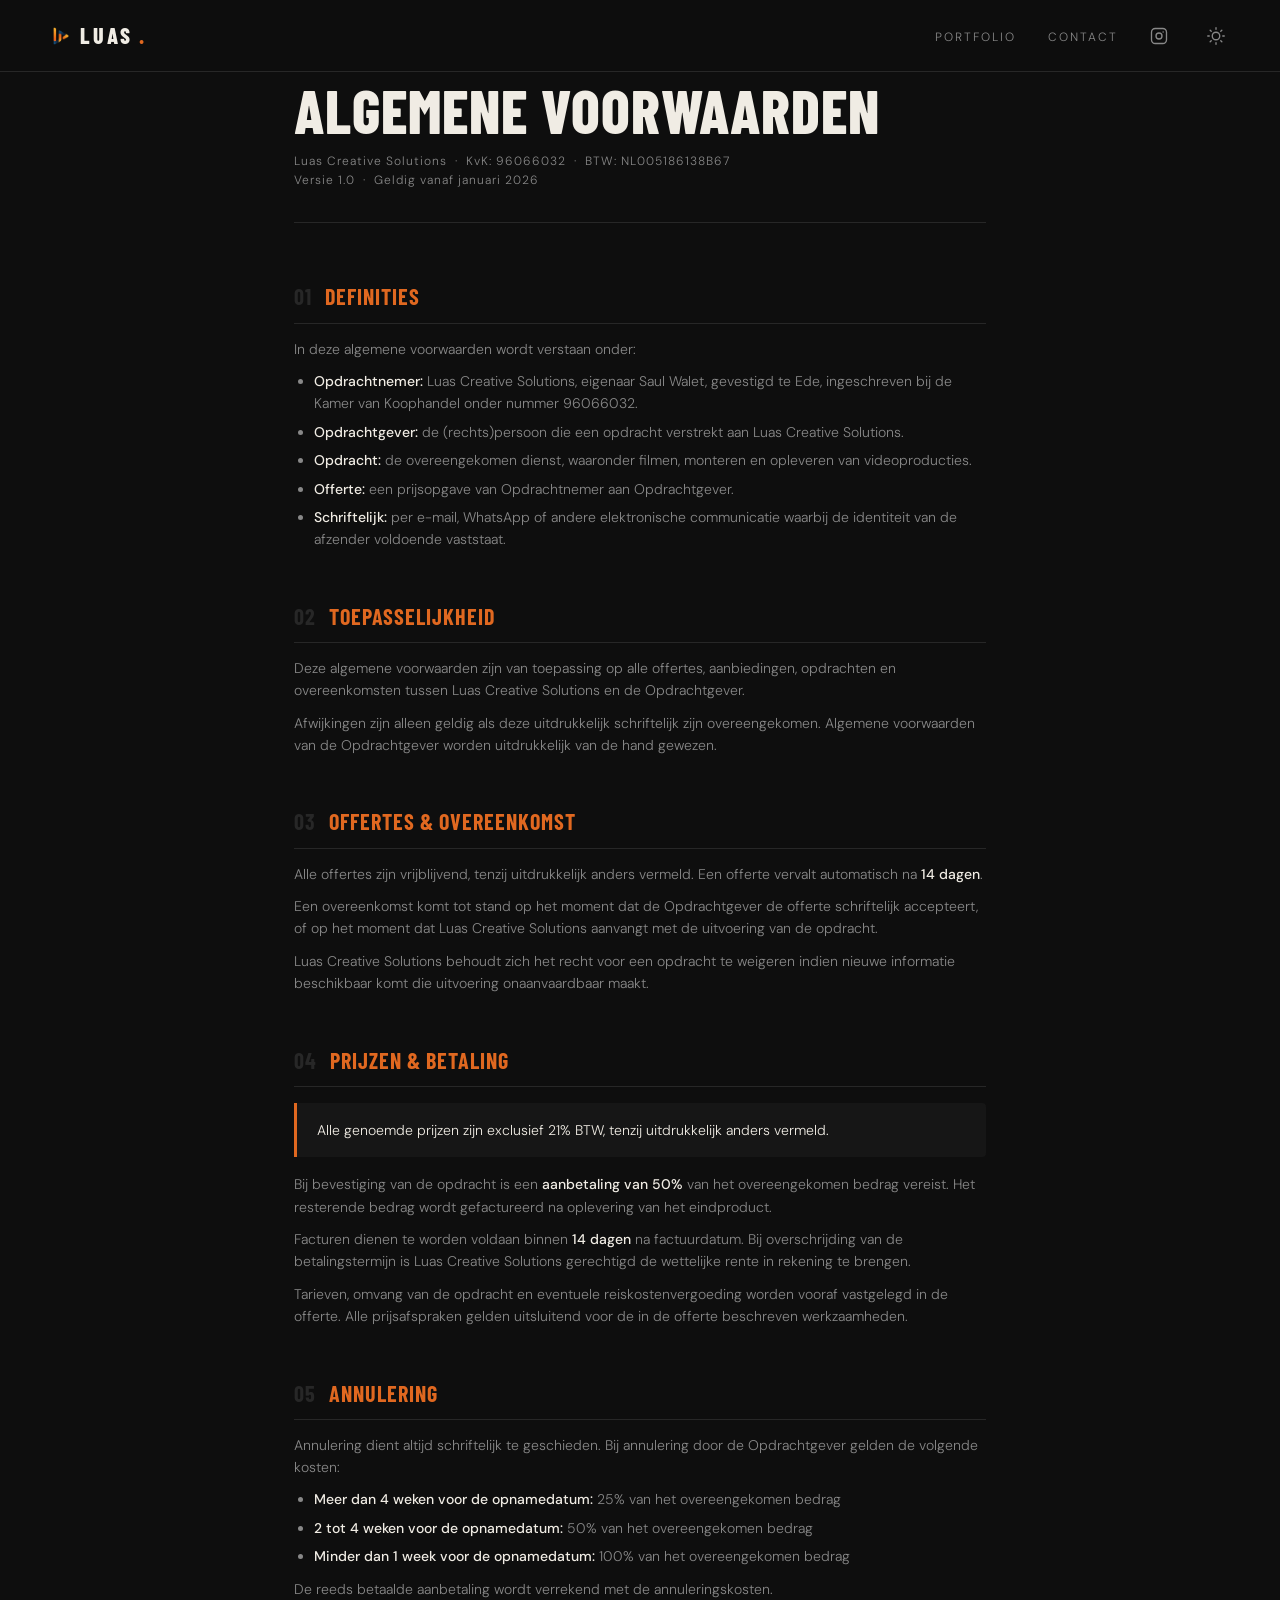
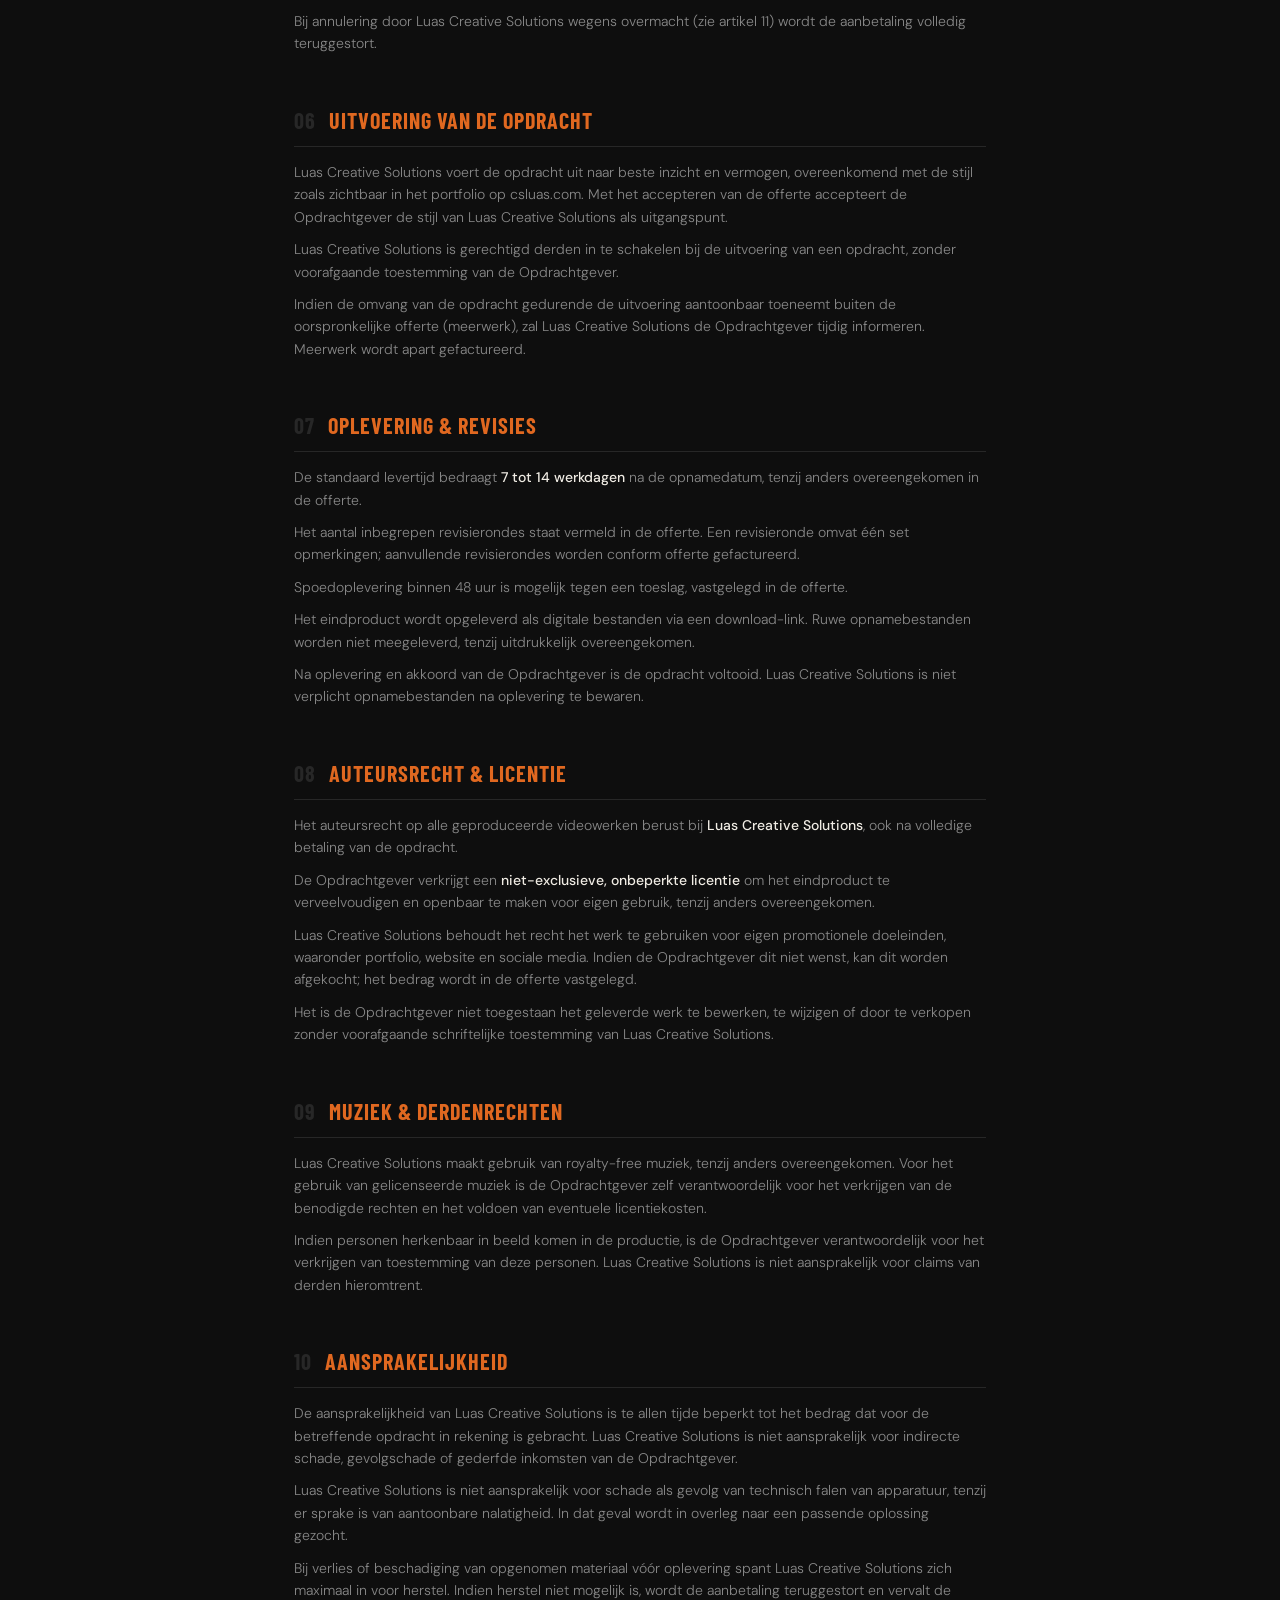
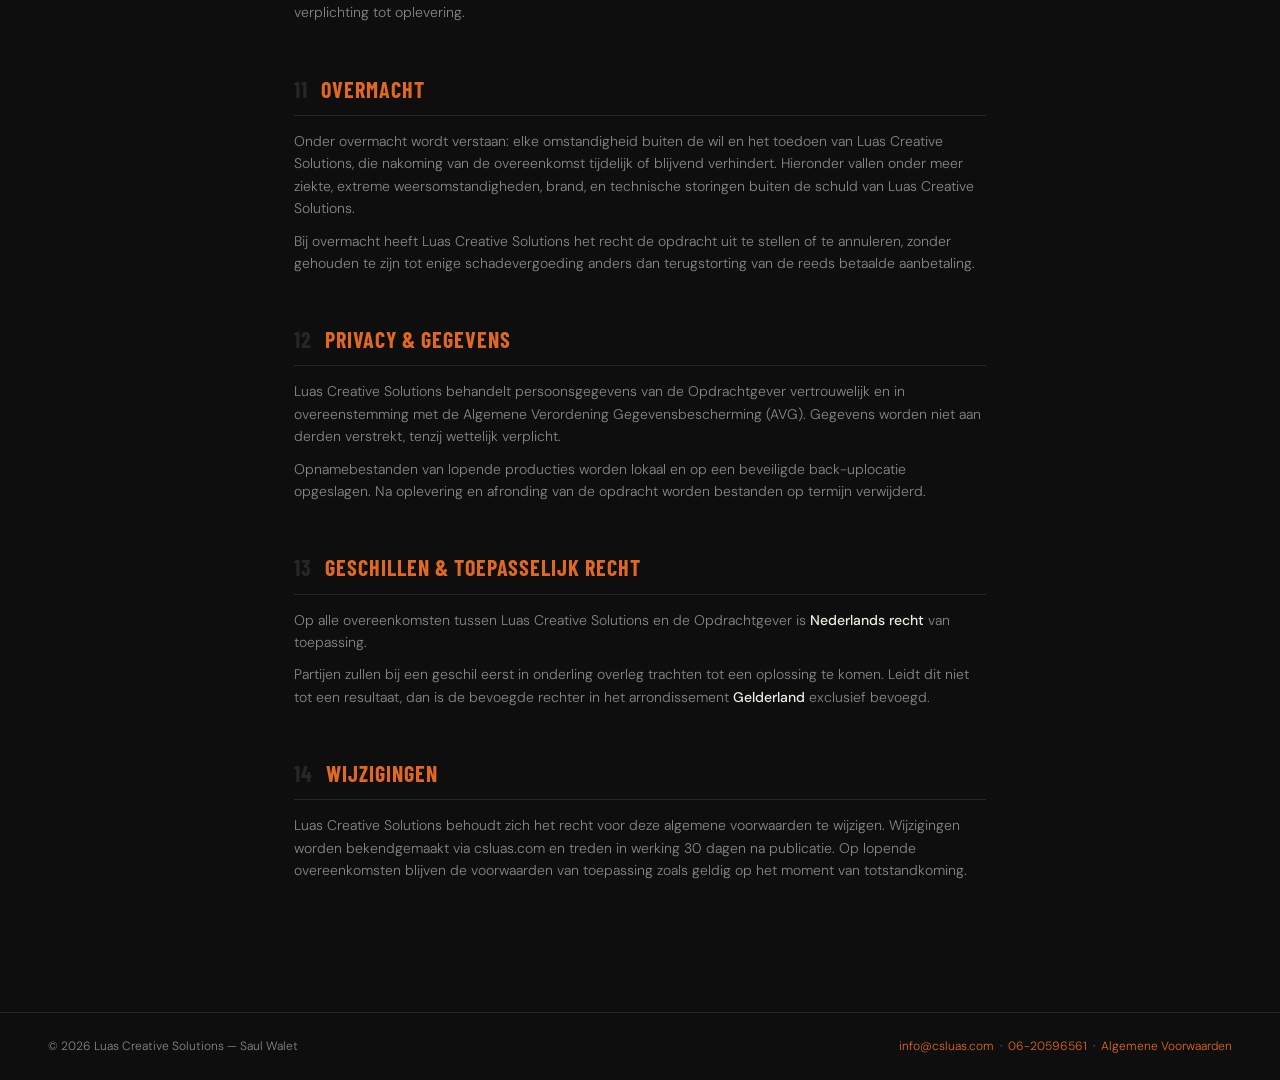
<file: algemene-voorwaarden.html>
<!DOCTYPE html>
<html lang="nl">
<head>
  <meta charset="UTF-8">
  <meta name="viewport" content="width=device-width, initial-scale=1.0">
  <title>Algemene Voorwaarden | Luas Creative Solutions</title>
  <meta name="description" content="Algemene voorwaarden van Luas Creative Solutions — Saul Walet, freelance videograaf.">
  <link rel="stylesheet" href="style.css">
  <link rel="icon" href="assets/Logo.png" type="image/png">
  <script>document.documentElement.setAttribute('data-theme',localStorage.getItem('luas-theme')||'dark')</script>
  <style>
    .doc-wrap { max-width: 740px; margin: 0 auto; padding: 80px 24px 120px; }

    .doc-title {
      font-family: 'Barlow Condensed', sans-serif;
      font-size: clamp(36px, 6vw, 60px);
      font-weight: 800; text-transform: uppercase;
      letter-spacing: 1px; line-height: 1;
      margin-bottom: 12px;
    }
    .doc-meta {
      font-size: 12px; color: var(--muted);
      letter-spacing: 1px; margin-bottom: 56px;
      padding-bottom: 32px;
      border-bottom: 1px solid var(--border);
    }

    .doc-wrap h2 {
      font-family: 'Barlow Condensed', sans-serif;
      font-size: 22px; font-weight: 700;
      text-transform: uppercase; letter-spacing: 1px;
      color: var(--orange);
      margin: 48px 0 14px;
      padding-bottom: 8px;
      border-bottom: 1px solid var(--border);
    }
    .art-num { color: var(--border); margin-right: 8px; }

    .doc-wrap p { font-size: 14px; color: var(--muted); margin-bottom: 10px; }
    .doc-wrap ul { padding-left: 20px; margin-bottom: 10px; }
    .doc-wrap li { font-size: 14px; color: var(--muted); margin-bottom: 6px; }
    .doc-wrap strong { color: var(--text); font-weight: 500; }

    .highlight {
      background: var(--card);
      border-left: 3px solid var(--orange);
      border-radius: 0 4px 4px 0;
      padding: 16px 20px;
      margin: 16px 0;
    }
    .highlight p { margin: 0; color: var(--text); }
  </style>
</head>
<body>

<nav id="nav"></nav>

<div class="doc-wrap">

  <div class="doc-title">Algemene Voorwaarden</div>
  <div class="doc-meta">
    Luas Creative Solutions &nbsp;·&nbsp; KvK: 96066032 &nbsp;·&nbsp; BTW: NL005186138B67<br>
    Versie 1.0 &nbsp;·&nbsp; Geldig vanaf januari 2026
  </div>

  <h2><span class="art-num">01</span> Definities</h2>
  <p>In deze algemene voorwaarden wordt verstaan onder:</p>
  <ul>
    <li><strong>Opdrachtnemer:</strong> Luas Creative Solutions, eigenaar Saul Walet, gevestigd te Ede, ingeschreven bij de Kamer van Koophandel onder nummer 96066032.</li>
    <li><strong>Opdrachtgever:</strong> de (rechts)persoon die een opdracht verstrekt aan Luas Creative Solutions.</li>
    <li><strong>Opdracht:</strong> de overeengekomen dienst, waaronder filmen, monteren en opleveren van videoproducties.</li>
    <li><strong>Offerte:</strong> een prijsopgave van Opdrachtnemer aan Opdrachtgever.</li>
    <li><strong>Schriftelijk:</strong> per e-mail, WhatsApp of andere elektronische communicatie waarbij de identiteit van de afzender voldoende vaststaat.</li>
  </ul>

  <h2><span class="art-num">02</span> Toepasselijkheid</h2>
  <p>Deze algemene voorwaarden zijn van toepassing op alle offertes, aanbiedingen, opdrachten en overeenkomsten tussen Luas Creative Solutions en de Opdrachtgever.</p>
  <p>Afwijkingen zijn alleen geldig als deze uitdrukkelijk schriftelijk zijn overeengekomen. Algemene voorwaarden van de Opdrachtgever worden uitdrukkelijk van de hand gewezen.</p>

  <h2><span class="art-num">03</span> Offertes & Overeenkomst</h2>
  <p>Alle offertes zijn vrijblijvend, tenzij uitdrukkelijk anders vermeld. Een offerte vervalt automatisch na <strong>14 dagen</strong>.</p>
  <p>Een overeenkomst komt tot stand op het moment dat de Opdrachtgever de offerte schriftelijk accepteert, of op het moment dat Luas Creative Solutions aanvangt met de uitvoering van de opdracht.</p>
  <p>Luas Creative Solutions behoudt zich het recht voor een opdracht te weigeren indien nieuwe informatie beschikbaar komt die uitvoering onaanvaardbaar maakt.</p>

  <h2><span class="art-num">04</span> Prijzen & Betaling</h2>
  <div class="highlight">
    <p>Alle genoemde prijzen zijn exclusief 21% BTW, tenzij uitdrukkelijk anders vermeld.</p>
  </div>
  <p>Bij bevestiging van de opdracht is een <strong>aanbetaling van 50%</strong> van het overeengekomen bedrag vereist. Het resterende bedrag wordt gefactureerd na oplevering van het eindproduct.</p>
  <p>Facturen dienen te worden voldaan binnen <strong>14 dagen</strong> na factuurdatum. Bij overschrijding van de betalingstermijn is Luas Creative Solutions gerechtigd de wettelijke rente in rekening te brengen.</p>
  <p>Tarieven, omvang van de opdracht en eventuele reiskostenvergoeding worden vooraf vastgelegd in de offerte. Alle prijsafspraken gelden uitsluitend voor de in de offerte beschreven werkzaamheden.</p>

  <h2><span class="art-num">05</span> Annulering</h2>
  <p>Annulering dient altijd schriftelijk te geschieden. Bij annulering door de Opdrachtgever gelden de volgende kosten:</p>
  <ul>
    <li><strong>Meer dan 4 weken voor de opnamedatum:</strong> 25% van het overeengekomen bedrag</li>
    <li><strong>2 tot 4 weken voor de opnamedatum:</strong> 50% van het overeengekomen bedrag</li>
    <li><strong>Minder dan 1 week voor de opnamedatum:</strong> 100% van het overeengekomen bedrag</li>
  </ul>
  <p>De reeds betaalde aanbetaling wordt verrekend met de annuleringskosten.</p>
  <p>Bij annulering door Luas Creative Solutions wegens overmacht (zie artikel 11) wordt de aanbetaling volledig teruggestort.</p>

  <h2><span class="art-num">06</span> Uitvoering van de Opdracht</h2>
  <p>Luas Creative Solutions voert de opdracht uit naar beste inzicht en vermogen, overeenkomend met de stijl zoals zichtbaar in het portfolio op csluas.com. Met het accepteren van de offerte accepteert de Opdrachtgever de stijl van Luas Creative Solutions als uitgangspunt.</p>
  <p>Luas Creative Solutions is gerechtigd derden in te schakelen bij de uitvoering van een opdracht, zonder voorafgaande toestemming van de Opdrachtgever.</p>
  <p>Indien de omvang van de opdracht gedurende de uitvoering aantoonbaar toeneemt buiten de oorspronkelijke offerte (meerwerk), zal Luas Creative Solutions de Opdrachtgever tijdig informeren. Meerwerk wordt apart gefactureerd.</p>

  <h2><span class="art-num">07</span> Oplevering & Revisies</h2>
  <p>De standaard levertijd bedraagt <strong>7 tot 14 werkdagen</strong> na de opnamedatum, tenzij anders overeengekomen in de offerte.</p>
  <p>Het aantal inbegrepen revisierondes staat vermeld in de offerte. Een revisieronde omvat één set opmerkingen; aanvullende revisierondes worden conform offerte gefactureerd.</p>
  <p>Spoedoplevering binnen 48 uur is mogelijk tegen een toeslag, vastgelegd in de offerte.</p>
  <p>Het eindproduct wordt opgeleverd als digitale bestanden via een download-link. Ruwe opnamebestanden worden niet meegeleverd, tenzij uitdrukkelijk overeengekomen.</p>
  <p>Na oplevering en akkoord van de Opdrachtgever is de opdracht voltooid. Luas Creative Solutions is niet verplicht opnamebestanden na oplevering te bewaren.</p>

  <h2><span class="art-num">08</span> Auteursrecht & Licentie</h2>
  <p>Het auteursrecht op alle geproduceerde videowerken berust bij <strong>Luas Creative Solutions</strong>, ook na volledige betaling van de opdracht.</p>
  <p>De Opdrachtgever verkrijgt een <strong>niet-exclusieve, onbeperkte licentie</strong> om het eindproduct te verveelvoudigen en openbaar te maken voor eigen gebruik, tenzij anders overeengekomen.</p>
  <p>Luas Creative Solutions behoudt het recht het werk te gebruiken voor eigen promotionele doeleinden, waaronder portfolio, website en sociale media. Indien de Opdrachtgever dit niet wenst, kan dit worden afgekocht; het bedrag wordt in de offerte vastgelegd.</p>
  <p>Het is de Opdrachtgever niet toegestaan het geleverde werk te bewerken, te wijzigen of door te verkopen zonder voorafgaande schriftelijke toestemming van Luas Creative Solutions.</p>

  <h2><span class="art-num">09</span> Muziek & Derdenrechten</h2>
  <p>Luas Creative Solutions maakt gebruik van royalty-free muziek, tenzij anders overeengekomen. Voor het gebruik van gelicenseerde muziek is de Opdrachtgever zelf verantwoordelijk voor het verkrijgen van de benodigde rechten en het voldoen van eventuele licentiekosten.</p>
  <p>Indien personen herkenbaar in beeld komen in de productie, is de Opdrachtgever verantwoordelijk voor het verkrijgen van toestemming van deze personen. Luas Creative Solutions is niet aansprakelijk voor claims van derden hieromtrent.</p>

  <h2><span class="art-num">10</span> Aansprakelijkheid</h2>
  <p>De aansprakelijkheid van Luas Creative Solutions is te allen tijde beperkt tot het bedrag dat voor de betreffende opdracht in rekening is gebracht. Luas Creative Solutions is niet aansprakelijk voor indirecte schade, gevolgschade of gederfde inkomsten van de Opdrachtgever.</p>
  <p>Luas Creative Solutions is niet aansprakelijk voor schade als gevolg van technisch falen van apparatuur, tenzij er sprake is van aantoonbare nalatigheid. In dat geval wordt in overleg naar een passende oplossing gezocht.</p>
  <p>Bij verlies of beschadiging van opgenomen materiaal vóór oplevering spant Luas Creative Solutions zich maximaal in voor herstel. Indien herstel niet mogelijk is, wordt de aanbetaling teruggestort en vervalt de verplichting tot oplevering.</p>

  <h2><span class="art-num">11</span> Overmacht</h2>
  <p>Onder overmacht wordt verstaan: elke omstandigheid buiten de wil en het toedoen van Luas Creative Solutions, die nakoming van de overeenkomst tijdelijk of blijvend verhindert. Hieronder vallen onder meer ziekte, extreme weersomstandigheden, brand, en technische storingen buiten de schuld van Luas Creative Solutions.</p>
  <p>Bij overmacht heeft Luas Creative Solutions het recht de opdracht uit te stellen of te annuleren, zonder gehouden te zijn tot enige schadevergoeding anders dan terugstorting van de reeds betaalde aanbetaling.</p>

  <h2><span class="art-num">12</span> Privacy & Gegevens</h2>
  <p>Luas Creative Solutions behandelt persoonsgegevens van de Opdrachtgever vertrouwelijk en in overeenstemming met de Algemene Verordening Gegevensbescherming (AVG). Gegevens worden niet aan derden verstrekt, tenzij wettelijk verplicht.</p>
  <p>Opnamebestanden van lopende producties worden lokaal en op een beveiligde back-uplocatie opgeslagen. Na oplevering en afronding van de opdracht worden bestanden op termijn verwijderd.</p>

  <h2><span class="art-num">13</span> Geschillen & Toepasselijk Recht</h2>
  <p>Op alle overeenkomsten tussen Luas Creative Solutions en de Opdrachtgever is <strong>Nederlands recht</strong> van toepassing.</p>
  <p>Partijen zullen bij een geschil eerst in onderling overleg trachten tot een oplossing te komen. Leidt dit niet tot een resultaat, dan is de bevoegde rechter in het arrondissement <strong>Gelderland</strong> exclusief bevoegd.</p>

  <h2><span class="art-num">14</span> Wijzigingen</h2>
  <p>Luas Creative Solutions behoudt zich het recht voor deze algemene voorwaarden te wijzigen. Wijzigingen worden bekendgemaakt via csluas.com en treden in werking 30 dagen na publicatie. Op lopende overeenkomsten blijven de voorwaarden van toepassing zoals geldig op het moment van totstandkoming.</p>

</div>

<footer id="footer"></footer>
<script src="script.js"></script>
</body>
</html>
</file>
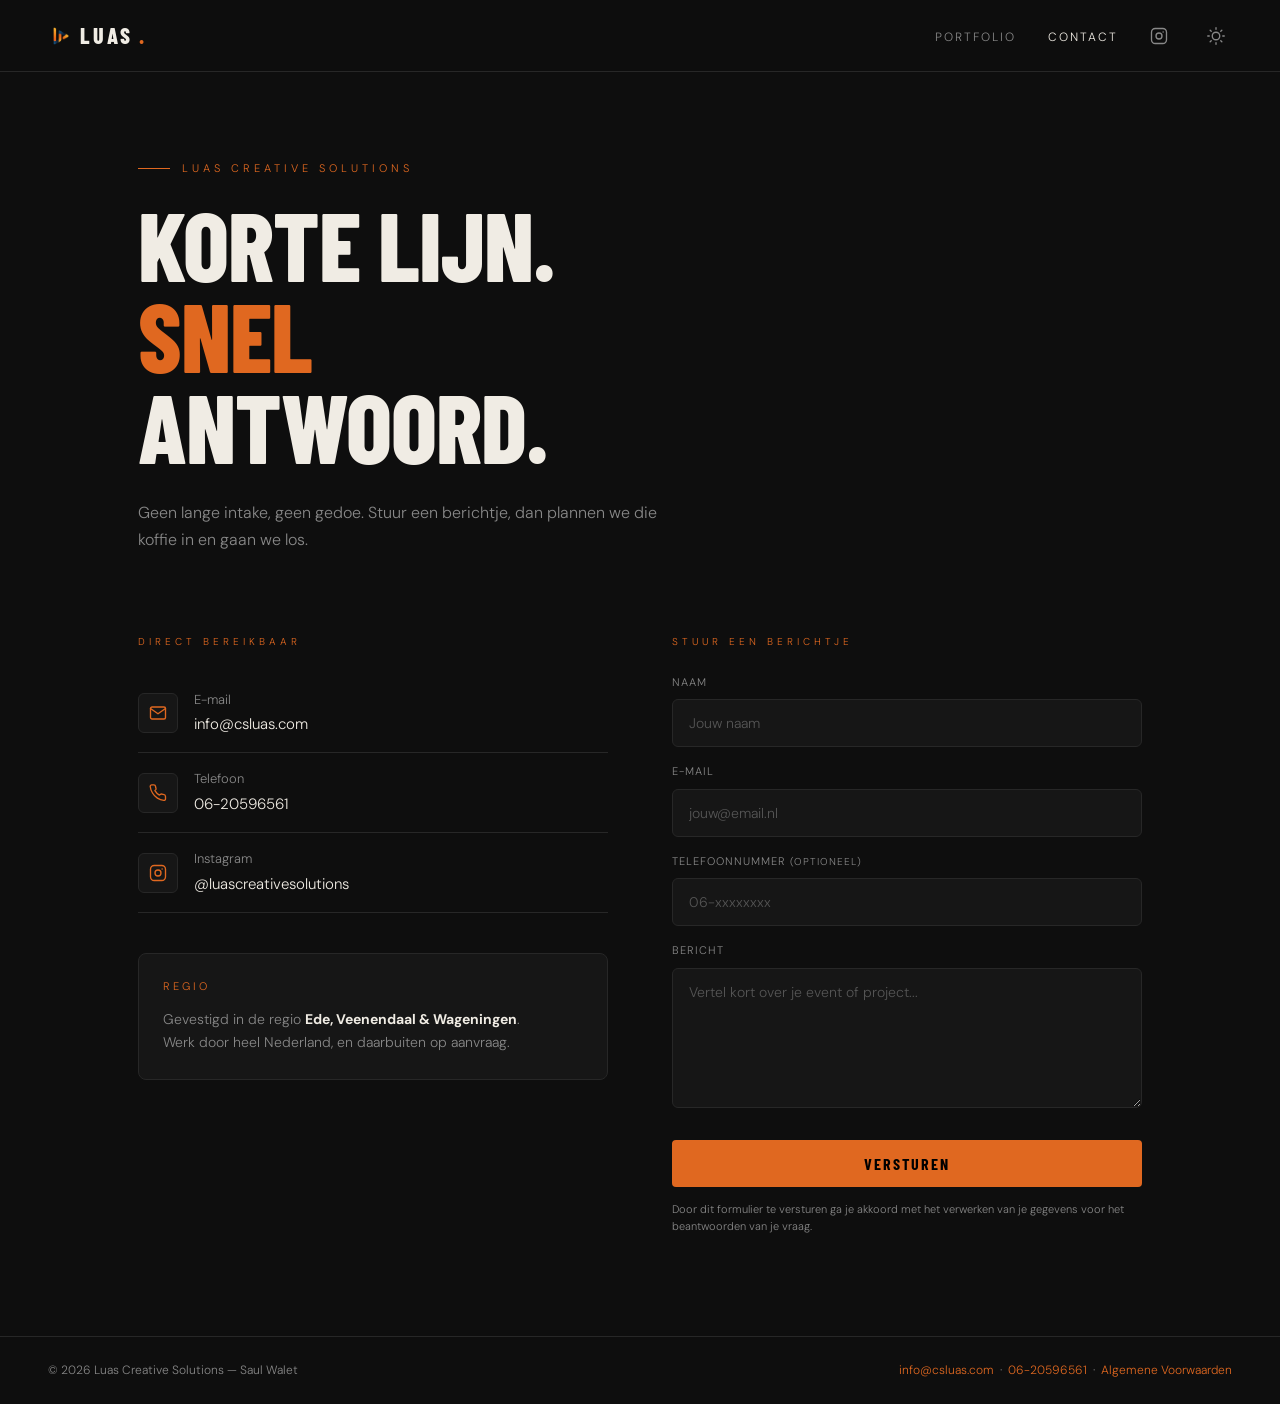
<file: contact.html>
<!DOCTYPE html>
<html lang="nl">
<head>
  <meta charset="UTF-8">
  <meta name="viewport" content="width=device-width, initial-scale=1.0">
  <title>Contact | Luas Creative Solutions</title>
  <meta name="description" content="Neem contact op met Luas Creative Solutions. Geen lange intake, gewoon een berichtje sturen.">
  <link rel="stylesheet" href="style.css">
  <link rel="icon" href="assets/Logo.png" type="image/png">
  <script>document.documentElement.setAttribute('data-theme',localStorage.getItem('luas-theme')||'dark')</script>
</head>
<body>

<nav id="nav"></nav>

<!-- HERO -->
<section class="hero">
  <div class="hero-label">Luas Creative Solutions</div>
  <h1>Korte lijn.<br><em>Snel</em><br>antwoord.</h1>
  <p class="hero-sub">Geen lange intake, geen gedoe. Stuur een berichtje, dan plannen we die koffie in en gaan we los.</p>
</section>

<!-- CONTACT -->
<section class="contact-section">
  <div class="contact-grid">

    <!-- Links: contactgegevens -->
    <div class="fade-up">
      <div class="contact-info-label">Direct bereikbaar</div>

      <div class="contact-item">
        <div class="contact-icon">
          <svg viewBox="0 0 24 24" fill="none" stroke="currentColor" stroke-width="1.8" stroke-linecap="round" stroke-linejoin="round">
            <path d="M4 4h16c1.1 0 2 .9 2 2v12c0 1.1-.9 2-2 2H4c-1.1 0-2-.9-2-2V6c0-1.1.9-2 2-2z"/>
            <polyline points="22,6 12,13 2,6"/>
          </svg>
        </div>
        <div>
          <div class="contact-detail">E-mail</div>
          <div class="contact-value"><a href="mailto:info@csluas.com">info@csluas.com</a></div>
        </div>
      </div>

      <div class="contact-item">
        <div class="contact-icon">
          <svg viewBox="0 0 24 24" fill="none" stroke="currentColor" stroke-width="1.8" stroke-linecap="round" stroke-linejoin="round">
            <path d="M22 16.92v3a2 2 0 0 1-2.18 2 19.79 19.79 0 0 1-8.63-3.07A19.5 19.5 0 0 1 4.69 12a19.79 19.79 0 0 1-3.07-8.67A2 2 0 0 1 3.6 1.17h3a2 2 0 0 1 2 1.72c.127.96.361 1.903.7 2.81a2 2 0 0 1-.45 2.11L7.91 8.73a16 16 0 0 0 6 6l1.27-.85a2 2 0 0 1 2.11-.45c.907.339 1.85.573 2.81.7a2 2 0 0 1 1.72 2.02z"/>
          </svg>
        </div>
        <div>
          <div class="contact-detail">Telefoon</div>
          <div class="contact-value"><a href="tel:+31620596561">06-20596561</a></div>
        </div>
      </div>

      <div class="contact-item">
        <div class="contact-icon">
          <svg viewBox="0 0 24 24" fill="none" stroke="currentColor" stroke-width="1.8" stroke-linecap="round" stroke-linejoin="round">
            <rect x="2" y="2" width="20" height="20" rx="5" ry="5"/>
            <circle cx="12" cy="12" r="4"/>
            <circle cx="17.5" cy="6.5" r="1" fill="currentColor" stroke="none"/>
          </svg>
        </div>
        <div>
          <div class="contact-detail">Instagram</div>
          <div class="contact-value">
            <a href="https://www.instagram.com/luascreativesolutions" target="_blank" rel="noopener">@luascreativesolutions</a>
          </div>
        </div>
      </div>

      <div style="margin-top: 40px; padding: 24px; background: var(--card); border: 1px solid var(--border); border-radius: 8px;">
        <div style="font-size: 11px; letter-spacing: 3px; text-transform: uppercase; color: var(--orange); margin-bottom: 12px;">Regio</div>
        <p style="font-size: 14px; color: var(--muted); line-height: 1.7;">
          Gevestigd in de regio <strong style="color: var(--text);">Ede, Veenendaal &amp; Wageningen</strong>.<br>
          Werk door heel Nederland, en daarbuiten op aanvraag.
        </p>
      </div>
    </div>

    <!-- Rechts: formulier -->
    <div class="fade-up-2">
      <div class="form-label">Stuur een berichtje</div>
      <form
        action="https://formspree.io/f/xqegarrq"
        method="POST"
        novalidate
      >
        <div class="form-group">
          <label for="naam">Naam</label>
          <input type="text" id="naam" name="naam" placeholder="Jouw naam" required>
        </div>
        <div class="form-group">
          <label for="email">E-mail</label>
          <input type="email" id="email" name="email" placeholder="jouw@email.nl" required>
        </div>
        <div class="form-group">
          <label for="telefoon">Telefoonnummer <span style="color:var(--muted); font-size:10px;">(optioneel)</span></label>
          <input type="tel" id="telefoon" name="telefoon" placeholder="06-xxxxxxxx">
        </div>
        <div class="form-group">
          <label for="bericht">Bericht</label>
          <textarea id="bericht" name="bericht" placeholder="Vertel kort over je event of project..." required></textarea>
        </div>
        <button type="submit" class="cta-btn form-submit">Versturen</button>
      </form>
      <p style="margin-top: 14px; font-size: 11px; color: var(--muted); line-height: 1.6;">
        Door dit formulier te versturen ga je akkoord met het verwerken van je gegevens voor het beantwoorden van je vraag.
      </p>
    </div>

  </div>
</section>

<footer id="footer"></footer>
<script src="script.js"></script>
</body>
</html>
</file>
<file: style.css>
/* ─────────────────────────────────────────
   Luas Creative Solutions — Shared Stylesheet
   ───────────────────────────────────────── */

@import url('https://fonts.googleapis.com/css2?family=Barlow+Condensed:wght@400;600;700;800&family=DM+Sans:ital,opsz,wght@0,9..40,300;0,9..40,400;0,9..40,500;1,9..40,300&display=swap');

*, *::before, *::after {
  box-sizing: border-box;
  margin: 0;
  padding: 0;
}

:root {
  --orange:     #E06820;
  --orange-dim: #B85218;
  --black:      #0E0E0E;
  --card:       #161616;
  --card-warm:  #1C1408;
  --border:     #272727;
  --text:       #F0ECE4;
  --muted:      #888888;
}

html { scroll-behavior: smooth; }

body {
  background: var(--black);
  color: var(--text);
  font-family: 'DM Sans', sans-serif;
  font-weight: 300;
  overflow-x: hidden;
  line-height: 1.6;
}

a { color: inherit; }
img { display: block; max-width: 100%; }

/* ── ANIMATIONS ── */
@keyframes fadeUp {
  from { opacity: 0; transform: translateY(24px); }
  to   { opacity: 1; transform: translateY(0); }
}

.fade-up { animation: fadeUp 0.7s ease both; }
.fade-up-1 { animation: fadeUp 0.7s 0.08s ease both; }
.fade-up-2 { animation: fadeUp 0.7s 0.16s ease both; }
.fade-up-3 { animation: fadeUp 0.7s 0.24s ease both; }
.fade-up-4 { animation: fadeUp 0.7s 0.32s ease both; }

/* ── NAVBAR ── */
nav {
  position: fixed; top: 0; left: 0; right: 0; z-index: 200;
  display: flex; align-items: center; justify-content: space-between;
  padding: 18px 48px;
  background: rgba(14, 14, 14, 0.92);
  backdrop-filter: blur(12px);
  -webkit-backdrop-filter: blur(12px);
  border-bottom: 1px solid var(--border);
}

.nav-logo {
  font-family: 'Barlow Condensed', sans-serif;
  font-size: 22px; font-weight: 800; letter-spacing: 3px;
  color: var(--text); text-decoration: none;
  display: flex; align-items: center; gap: 6px;
  flex-shrink: 0;
}
.nav-logo img { width: 26px; height: 26px; object-fit: contain; }
.nav-logo span { color: var(--orange); }

.nav-right {
  display: flex; align-items: center; gap: 32px;
}

.nav-links {
  display: flex; align-items: center; gap: 32px;
  list-style: none;
}
.nav-links a {
  font-size: 12px; letter-spacing: 2px; text-transform: uppercase;
  color: var(--muted); text-decoration: none;
  transition: color 0.2s;
}
.nav-links a:hover,
.nav-links a.active { color: var(--text); }

.nav-ig {
  color: var(--muted); transition: color 0.2s;
  display: flex; align-items: center;
}
.nav-ig:hover { color: var(--orange); }
.nav-ig svg { width: 18px; height: 18px; }

/* Hamburger */
.nav-toggle {
  display: none;
  flex-direction: column; justify-content: center; gap: 5px;
  width: 36px; height: 36px;
  background: none; border: none; cursor: pointer;
  padding: 4px;
}
.nav-toggle span {
  display: block; height: 2px; width: 100%;
  background: var(--text); border-radius: 2px;
  transition: transform 0.3s, opacity 0.3s;
}
.nav-toggle.open span:nth-child(1) { transform: translateY(7px) rotate(45deg); }
.nav-toggle.open span:nth-child(2) { opacity: 0; }
.nav-toggle.open span:nth-child(3) { transform: translateY(-7px) rotate(-45deg); }

/* ── FOOTER ── */
footer {
  border-top: 1px solid var(--border);
  padding: 24px 48px;
  display: flex; justify-content: space-between; align-items: center;
  flex-wrap: wrap; gap: 12px;
}
footer p { font-size: 12px; color: var(--muted); }
footer a { color: var(--orange); text-decoration: none; }
footer a:hover { color: var(--orange-dim); }

/* ── SHARED LAYOUT ── */
.container {
  max-width: 1100px; margin: 0 auto;
  padding-left: 48px; padding-right: 48px;
}

/* ── HERO ── */
.hero {
  padding: 160px 48px 80px;
  max-width: 1100px; margin: 0 auto;
  animation: fadeUp 0.7s ease both;
}
.hero-label {
  font-size: 11px; letter-spacing: 4px; text-transform: uppercase;
  color: var(--orange); margin-bottom: 20px;
  display: flex; align-items: center; gap: 12px;
}
.hero-label::before { content: ''; width: 32px; height: 1px; background: var(--orange); }

.hero h1 {
  font-family: 'Barlow Condensed', sans-serif;
  font-size: clamp(52px, 8vw, 96px);
  font-weight: 800; line-height: 0.95;
  letter-spacing: -1px; text-transform: uppercase;
}
.hero h1 em { color: var(--orange); font-style: normal; }

.hero-sub {
  margin-top: 28px; max-width: 520px;
  font-size: 16px; line-height: 1.7; color: var(--muted);
}

/* ── SECTION LABEL ── */
.section-label {
  font-size: 10px; letter-spacing: 4px; text-transform: uppercase;
  color: var(--orange); margin-bottom: 28px;
  display: flex; align-items: center; gap: 14px;
}
.section-label::after {
  content: ''; flex: 1; height: 1px; background: var(--border);
}

/* ── CTA BUTTON ── */
.cta-btn {
  display: inline-block;
  background: var(--orange);
  color: #000;
  font-family: 'Barlow Condensed', sans-serif;
  font-size: 16px; font-weight: 700;
  letter-spacing: 2px; text-transform: uppercase;
  padding: 14px 40px; border-radius: 4px;
  text-decoration: none; border: none; cursor: pointer;
  transition: background 0.2s, transform 0.15s;
}
.cta-btn:hover { background: var(--orange-dim); transform: translateY(-2px); }

.cta-btn-outline {
  display: inline-block;
  border: 1px solid var(--orange);
  color: var(--orange);
  font-family: 'Barlow Condensed', sans-serif;
  font-size: 16px; font-weight: 700;
  letter-spacing: 2px; text-transform: uppercase;
  padding: 13px 40px; border-radius: 4px;
  text-decoration: none;
  transition: background 0.2s, color 0.2s, transform 0.15s;
}
.cta-btn-outline:hover {
  background: var(--orange); color: #000; transform: translateY(-2px);
}

/* ── CTA SECTION ── */
.cta-section {
  padding: 0 48px 100px;
  max-width: 1100px; margin: 0 auto;
  text-align: center;
}
.cta-box {
  background: var(--card);
  border: 1px solid var(--border);
  border-radius: 10px;
  padding: 60px 40px;
  position: relative; overflow: hidden;
}
.cta-box::before {
  content: '';
  position: absolute; top: 0; left: 0; right: 0; height: 3px;
  background: linear-gradient(90deg, var(--orange), var(--orange-dim));
}
.cta-box h2 {
  font-family: 'Barlow Condensed', sans-serif;
  font-size: clamp(32px, 5vw, 52px);
  font-weight: 800; text-transform: uppercase;
  letter-spacing: 1px; margin-bottom: 14px;
}
.cta-box h2 em { color: var(--orange); font-style: normal; }
.cta-box p { font-size: 15px; color: var(--muted); margin-bottom: 32px; }

/* ─────────────────────────────
   INDEX.HTML
   ───────────────────────────── */

/* Hero buttons */
.hero-actions {
  display: flex; gap: 16px; margin-top: 40px; flex-wrap: wrap;
}

/* USP strip */
.usp-section {
  padding: 0 48px 80px;
  max-width: 1100px; margin: 0 auto;
}
.usp-grid {
  display: grid;
  grid-template-columns: repeat(3, 1fr);
  gap: 2px;
}
.usp-item {
  background: var(--card);
  border: 1px solid var(--border);
  padding: 32px 28px;
  transition: border-color 0.2s;
}
.usp-item:first-child { border-radius: 6px 0 0 6px; }
.usp-item:last-child  { border-radius: 0 6px 6px 0; }
.usp-item:hover { border-color: #3a3a3a; }
.usp-tag {
  font-size: 10px; letter-spacing: 3px; text-transform: uppercase;
  color: var(--orange); margin-bottom: 10px;
}
.usp-item h3 {
  font-family: 'Barlow Condensed', sans-serif;
  font-size: 24px; font-weight: 700; text-transform: uppercase;
  letter-spacing: 0.5px; margin-bottom: 8px;
}
.usp-item p { font-size: 13.5px; color: var(--muted); line-height: 1.6; }

/* Featured work */
.featured-section {
  padding: 0 48px 80px;
  max-width: 1100px; margin: 0 auto;
}
.featured-grid {
  display: grid;
  grid-template-columns: repeat(3, 1fr);
  gap: 16px;
}

/* ─────────────────────────────
   PORTFOLIO.HTML
   ───────────────────────────── */

.portfolio-section {
  padding: 0 48px 80px;
  max-width: 1100px; margin: 0 auto;
}
.video-grid {
  display: grid;
  grid-template-columns: repeat(3, 1fr);
  gap: 16px;
}

/* Shorts grid — smaller cards in 9:16 */
.shorts-grid {
  display: grid;
  grid-template-columns: repeat(4, 1fr);
  gap: 16px;
}
.video-thumb--vertical {
  aspect-ratio: 9/16;
}

/* Shared video card (used on portfolio + index) */
.video-card {
  background: var(--card);
  border: 1px solid var(--border);
  border-radius: 8px;
  overflow: hidden;
  cursor: pointer;
  transition: border-color 0.25s, transform 0.25s;
  position: relative;
  display: flex;
  flex-direction: column;
}
.video-info {
  display: flex;
  flex-direction: column;
  flex: 1;
}
.video-info p {
  margin-top: auto;
}
.video-card:hover { border-color: #444; transform: translateY(-3px); }

.video-thumb {
  position: relative;
  aspect-ratio: 16/9;
  overflow: hidden;
  background: #111;
}
.video-thumb img {
  width: 100%; height: 100%; object-fit: cover;
  transition: transform 0.4s;
}
.video-card:hover .video-thumb img { transform: scale(1.04); }

.play-btn {
  position: absolute; inset: 0;
  display: flex; align-items: center; justify-content: center;
  background: rgba(0,0,0,0.35);
  transition: background 0.2s;
}
.video-card:hover .play-btn { background: rgba(0,0,0,0.15); }
.play-btn svg {
  width: 52px; height: 52px;
  filter: drop-shadow(0 2px 8px rgba(0,0,0,0.6));
  transition: transform 0.2s;
}
.video-card:hover .play-btn svg { transform: scale(1.08); }

.video-info {
  padding: 16px 18px 20px;
}
.video-info h3 {
  font-family: 'Barlow Condensed', sans-serif;
  font-size: 18px; font-weight: 700;
  text-transform: uppercase; letter-spacing: 0.5px;
  margin-bottom: 4px;
}
.video-info p { font-size: 12px; color: var(--muted); }

/* Video iframe overlay */
.video-iframe-wrap {
  position: fixed; inset: 0; z-index: 500;
  background: rgba(0,0,0,0.9);
  display: flex; align-items: center; justify-content: center;
  padding: 24px;
  animation: fadeUp 0.25s ease;
}
.video-iframe-inner {
  position: relative;
  width: 100%; max-width: 900px;
  aspect-ratio: 16/9;
}
.video-iframe-inner iframe {
  width: 100%; height: 100%;
  border: none; border-radius: 6px;
}
.video-close {
  position: absolute; top: -44px; right: 0;
  background: none; border: none; cursor: pointer;
  color: var(--text); font-size: 28px; line-height: 1;
  font-family: 'Barlow Condensed', sans-serif;
  letter-spacing: 1px; display: flex; align-items: center; gap: 8px;
}

/* Photo grid */
.photo-grid {
  columns: 3; column-gap: 12px;
}
.photo-placeholder {
  break-inside: avoid;
  margin-bottom: 12px;
  background: var(--card);
  border: 1px solid var(--border);
  border-radius: 6px;
  display: flex; align-items: center; justify-content: center;
  color: var(--border);
  font-size: 11px; letter-spacing: 2px; text-transform: uppercase;
}
.photo-item {
  break-inside: avoid;
  margin-bottom: 12px;
  border-radius: 6px;
  overflow: hidden;
  position: relative;
}
.photo-item img {
  width: 100%; height: auto; display: block;
  transition: transform 0.4s ease;
}
.photo-item:hover img { transform: scale(1.03); }

/* Client logos */
.clients-section {
  padding: 0 48px 80px;
  max-width: 1100px; margin: 0 auto;
}
.clients-row {
  display: flex; align-items: center;
  gap: 32px; flex-wrap: wrap;
}
.client-logo {
  height: 40px;
  opacity: 0.45;
  transition: opacity 0.2s;
  filter: grayscale(100%) brightness(2);
}
.client-logo:hover { opacity: 0.8; }
.client-logo-placeholder {
  height: 36px; padding: 0 20px;
  background: var(--card);
  border: 1px solid var(--border);
  border-radius: 4px;
  display: flex; align-items: center; justify-content: center;
  font-size: 11px; letter-spacing: 2px; text-transform: uppercase;
  color: var(--muted);
  white-space: nowrap;
}

/* ─────────────────────────────
   DIENSTEN.HTML
   ───────────────────────────── */

.rate-strip {
  margin: 0 48px 80px;
  max-width: 1100px; margin-left: auto; margin-right: auto;
  background: var(--card);
  border: 1px solid var(--border);
  border-left: 4px solid var(--orange);
  border-radius: 6px;
  padding: 28px 36px;
  display: flex; justify-content: space-between; align-items: center;
  flex-wrap: wrap; gap: 20px;
  animation: fadeUp 0.7s 0.1s ease both;
}
.rate-info h3 {
  font-family: 'Barlow Condensed', sans-serif;
  font-size: 20px; font-weight: 700; letter-spacing: 1px;
  text-transform: uppercase; margin-bottom: 6px;
}
.rate-info p { font-size: 13px; color: var(--muted); line-height: 1.6; }
.rate-price {
  font-family: 'Barlow Condensed', sans-serif;
  font-size: 58px; font-weight: 800;
  color: var(--orange); line-height: 1; white-space: nowrap;
}
.rate-price span {
  font-size: 16px; color: var(--muted);
  font-family: 'DM Sans', sans-serif; font-weight: 300;
}

.packages-section {
  padding: 0 48px 80px;
  max-width: 1100px; margin: 0 auto;
}
.packages-grid {
  display: grid;
  grid-template-columns: repeat(2, 1fr);
  gap: 16px;
}

.pkg {
  background: var(--card);
  border: 1px solid var(--border);
  border-radius: 8px;
  padding: 32px 28px 28px;
  position: relative;
  transition: border-color 0.25s, transform 0.25s;
}
.pkg:hover { border-color: #444; transform: translateY(-3px); }
.pkg.featured { background: var(--card-warm); border-color: var(--orange); }
.pkg.featured:hover { border-color: var(--orange); }

.pkg:nth-child(1) { animation: fadeUp 0.6s 0.05s ease both; }
.pkg:nth-child(2) { animation: fadeUp 0.6s 0.12s ease both; }
.pkg:nth-child(3) { animation: fadeUp 0.6s 0.19s ease both; }
.pkg:nth-child(4) { animation: fadeUp 0.6s 0.26s ease both; }

.pkg-badge {
  position: absolute; top: -1px; right: 24px;
  background: var(--orange);
  color: #000; font-size: 9px; font-weight: 700;
  letter-spacing: 2px; text-transform: uppercase;
  padding: 4px 12px; border-radius: 0 0 6px 6px;
}
.pkg-duration {
  font-size: 11px; letter-spacing: 2px; text-transform: uppercase;
  color: var(--orange); margin-bottom: 8px;
}
.pkg-name {
  font-family: 'Barlow Condensed', sans-serif;
  font-size: 32px; font-weight: 800; letter-spacing: 0.5px;
  text-transform: uppercase; margin-bottom: 4px;
}
.pkg-tagline {
  font-size: 13px; color: var(--muted); font-style: italic; margin-bottom: 20px;
}
.pkg-price {
  font-family: 'Barlow Condensed', sans-serif;
  font-size: 52px; font-weight: 800; line-height: 1; margin-bottom: 4px;
}
.pkg-btw { font-size: 11px; color: var(--muted); margin-bottom: 20px; }
.pkg-divider { height: 1px; background: var(--border); margin-bottom: 18px; }
.pkg-features { list-style: none; }
.pkg-features li {
  font-size: 13.5px; color: #bbb;
  padding: 5px 0;
  display: flex; align-items: flex-start; gap: 10px;
}
.pkg-features li::before {
  content: '·'; color: var(--orange);
  font-size: 11px; margin-top: 2px; flex-shrink: 0;
}

.addons-section {
  padding: 0 48px 80px;
  max-width: 1100px; margin: 0 auto;
}
.addons-grid {
  display: grid; grid-template-columns: repeat(2, 1fr); gap: 10px;
}
.addon {
  background: var(--card);
  border: 1px solid var(--border);
  border-radius: 6px;
  padding: 14px 20px;
  display: flex; justify-content: space-between; align-items: center;
  gap: 12px; transition: border-color 0.2s;
}
.addon:hover { border-color: #3a3a3a; }
.addon-name { font-size: 14px; }
.addon-price {
  font-family: 'Barlow Condensed', sans-serif;
  font-size: 22px; font-weight: 700;
  color: var(--orange); white-space: nowrap;
}

.process-section {
  padding: 0 48px 80px;
  max-width: 1100px; margin: 0 auto;
}
.process-steps {
  display: grid; grid-template-columns: repeat(4, 1fr); gap: 2px;
}
.step {
  background: var(--card); border: 1px solid var(--border);
  padding: 28px 22px; position: relative;
}
.step:first-child { border-radius: 6px 0 0 6px; }
.step:last-child  { border-radius: 0 6px 6px 0; }
.step-num {
  font-family: 'Barlow Condensed', sans-serif;
  font-size: 52px; font-weight: 800;
  color: var(--border); line-height: 1; margin-bottom: 12px;
}
.step-title {
  font-family: 'Barlow Condensed', sans-serif;
  font-size: 18px; font-weight: 700;
  text-transform: uppercase; letter-spacing: 1px; margin-bottom: 8px;
}
.step-desc { font-size: 12.5px; color: var(--muted); line-height: 1.6; }

.notes-section {
  padding: 0 48px 80px;
  max-width: 1100px; margin: 0 auto;
}
.notes-grid {
  display: grid; grid-template-columns: repeat(2, 1fr); gap: 8px;
}
.note {
  display: flex; gap: 10px;
  font-size: 12.5px; color: var(--muted);
  padding: 10px 0; border-bottom: 1px solid var(--border);
}
.note::before { content: '·'; color: var(--orange); flex-shrink: 0; }

/* ─────────────────────────────
   OVER-SAUL.HTML
   ───────────────────────────── */

.about-section {
  padding: 0 48px 80px;
  max-width: 1100px; margin: 0 auto;
}
.about-grid {
  display: grid; grid-template-columns: 1fr 360px; gap: 64px;
  align-items: start;
}
.about-text p {
  font-size: 16px; line-height: 1.8; color: var(--muted);
  margin-bottom: 24px;
}
.about-text p:last-child { margin-bottom: 0; }
.about-text strong { color: var(--text); font-weight: 500; }

.about-photo {
  background: var(--card);
  border: 1px solid var(--border);
  border-radius: 8px; overflow: hidden;
  aspect-ratio: 3/4;
  display: flex; align-items: center; justify-content: center;
  color: var(--muted); font-size: 12px; letter-spacing: 2px;
  text-transform: uppercase; text-align: center;
  padding: 20px;
}
.about-photo img { width: 100%; height: 100%; object-fit: cover; }

.experience-section {
  padding: 0 48px 80px;
  max-width: 1100px; margin: 0 auto;
}
.exp-list { list-style: none; }
.exp-item {
  display: flex; align-items: flex-start; gap: 20px;
  padding: 20px 0; border-bottom: 1px solid var(--border);
}
.exp-item:first-child { border-top: 1px solid var(--border); }
.exp-dot {
  width: 8px; height: 8px; border-radius: 50%;
  background: var(--orange); flex-shrink: 0; margin-top: 6px;
}
.exp-item h4 {
  font-family: 'Barlow Condensed', sans-serif;
  font-size: 20px; font-weight: 700; text-transform: uppercase;
  letter-spacing: 0.5px; margin-bottom: 4px;
}
.exp-item p { font-size: 13px; color: var(--muted); }

/* ─────────────────────────────
   CONTACT.HTML
   ───────────────────────────── */

.contact-section {
  padding: 0 48px 100px;
  max-width: 1100px; margin: 0 auto;
}
.contact-grid {
  display: grid; grid-template-columns: 1fr 1fr; gap: 64px;
  align-items: start;
}
.contact-info-label {
  font-size: 10px; letter-spacing: 4px; text-transform: uppercase;
  color: var(--orange); margin-bottom: 24px;
}
.contact-sfeer {
  font-size: 18px; line-height: 1.6; color: var(--text);
  margin-bottom: 40px; font-style: italic;
}
.contact-item {
  display: flex; align-items: center; gap: 16px;
  padding: 16px 0; border-bottom: 1px solid var(--border);
}
.contact-item:first-of-type { border-top: 1px solid var(--border); }
.contact-icon {
  width: 40px; height: 40px; border-radius: 6px;
  background: var(--card); border: 1px solid var(--border);
  display: flex; align-items: center; justify-content: center;
  flex-shrink: 0;
}
.contact-icon svg { width: 18px; height: 18px; color: var(--orange); }
.contact-detail { font-size: 13px; color: var(--muted); margin-bottom: 2px; }
.contact-value { font-size: 15px; color: var(--text); }
.contact-value a { color: inherit; text-decoration: none; }
.contact-value a:hover { color: var(--orange); }

/* Form */
.form-label {
  font-size: 10px; letter-spacing: 4px; text-transform: uppercase;
  color: var(--orange); margin-bottom: 24px;
}
.form-group { margin-bottom: 16px; }
.form-group label {
  display: block; font-size: 11px; letter-spacing: 1px;
  text-transform: uppercase; color: var(--muted); margin-bottom: 8px;
}
.form-group input,
.form-group textarea {
  width: 100%;
  background: var(--card); border: 1px solid var(--border);
  border-radius: 6px; padding: 14px 16px;
  font-family: 'DM Sans', sans-serif; font-size: 14px; font-weight: 300;
  color: var(--text);
  transition: border-color 0.2s;
  outline: none;
  -webkit-appearance: none;
}
.form-group input:focus,
.form-group textarea:focus { border-color: var(--orange); }
.form-group input::placeholder,
.form-group textarea::placeholder { color: #555; }
.form-group textarea { resize: vertical; min-height: 140px; }

.form-submit { width: 100%; margin-top: 8px; }

/* ─────────────────────────────
   RESPONSIVE
   ───────────────────────────── */

@media (max-width: 900px) {
  .about-grid { grid-template-columns: 1fr; }
  .about-photo { aspect-ratio: 4/3; max-width: 400px; }
  .contact-grid { grid-template-columns: 1fr; gap: 40px; }
  .featured-grid { grid-template-columns: 1fr 1fr; }
  .video-grid { grid-template-columns: 1fr 1fr; }
  .shorts-grid { grid-template-columns: repeat(3, 1fr); }
}

@media (max-width: 700px) {
  .packages-grid { grid-template-columns: 1fr; }
  .process-steps { grid-template-columns: 1fr 1fr; }
  .step:first-child { border-radius: 6px 0 0 0; }
  .step:nth-child(2) { border-radius: 0 6px 0 0; }
  .step:last-child  { border-radius: 0 0 6px 0; }
  .step:nth-last-child(2) { border-radius: 0 0 0 6px; }
  .usp-grid { grid-template-columns: 1fr; }
  .usp-item:first-child { border-radius: 6px 6px 0 0; }
  .usp-item:last-child  { border-radius: 0 0 6px 6px; }
  .featured-grid { grid-template-columns: 1fr; }
  .video-grid { grid-template-columns: 1fr; }
  .shorts-grid { grid-template-columns: repeat(2, 1fr); }
  .photo-grid { columns: 2; }
}

@media (max-width: 600px) {
  nav { padding: 16px 24px; }

  .nav-right { gap: 16px; }

  .nav-toggle { display: flex; }

  /* Menu panel — slide-down met blur */
  .nav-links {
    position: fixed; top: 65px; left: 0; right: 0;
    background: rgba(14, 14, 14, 0.97);
    backdrop-filter: blur(8px);
    -webkit-backdrop-filter: blur(8px);
    border-bottom: 1px solid var(--border);
    box-shadow: 0 24px 56px rgba(0, 0, 0, 0.60);
    flex-direction: column; align-items: stretch; justify-content: flex-start;
    gap: 0; z-index: 199;
    padding-bottom: 8px;
    /* Standaard verborgen, animatie via opacity */
    opacity: 0;
    visibility: hidden;
    pointer-events: none;
    transform: translateY(-8px);
    transition: opacity 0.22s ease, transform 0.22s ease, visibility 0.22s;
  }
  /* Oranje accent-lijn bovenaan het menu */
  .nav-links::before {
    content: '';
    display: block;
    height: 3px;
    background: linear-gradient(90deg, var(--orange), transparent);
    flex-shrink: 0;
    margin-bottom: 4px;
  }
  .nav-links.open {
    opacity: 1;
    visibility: visible;
    pointer-events: auto;
    transform: translateY(0);
  }
  .nav-links li {
    border-bottom: 1px solid rgba(39, 39, 39, 0.7);
  }
  .nav-links li:last-child { border-bottom: none; }
  .nav-links a {
    font-size: 12px; letter-spacing: 3px;
    padding: 18px 28px; display: block;
    transition: color 0.15s, background 0.15s;
  }
  .nav-links a:hover { background: rgba(255, 255, 255, 0.03); }

  .hero { padding: 140px 24px 60px; }
  .hero h1 { font-size: clamp(42px, 12vw, 60px); }
  .hero-actions { flex-direction: column; align-items: flex-start; }

  .usp-section, .featured-section, .portfolio-section,
  .packages-section, .addons-section, .process-section,
  .cta-section, .notes-section, .about-section,
  .experience-section, .clients-section, .contact-section {
    padding-left: 24px; padding-right: 24px;
  }
  .rate-strip { margin-left: 24px; margin-right: 24px; padding: 20px 24px; }
  footer { padding: 20px 24px; }

  .addons-grid, .notes-grid { grid-template-columns: 1fr; }
  .process-steps { grid-template-columns: 1fr; }
  .step { border-radius: 0 !important; }
  .step:first-child { border-radius: 6px 6px 0 0 !important; }
  .step:last-child  { border-radius: 0 0 6px 6px !important; }

  .photo-grid { columns: 1; }
  .clients-row { gap: 16px; }

  .cta-box { padding: 40px 24px; }
}

/* ─────────────────────────────
   LIGHT MODE
   ───────────────────────────── */

/* Vloeiende overgang voor alle elementen */
body, nav, footer,
.usp-item, .video-card, .pkg, .addon, .step,
.about-photo, .contact-icon, .form-group input,
.form-group textarea, .rate-strip, .cta-box,
.client-logo-placeholder {
  transition: background 0.3s ease, border-color 0.3s ease, color 0.3s ease;
}

[data-theme="light"] {
  --black:     #F4F1EB;
  --card:      #EAE6DC;
  --card-warm: #F0E8D4;
  --border:    #D4CFC6;
  --text:      #0E0E0E;
  --muted:     #3D3835;
}

/* Navbar achtergrond */
[data-theme="light"] nav {
  background: rgba(244, 241, 235, 0.92);
}

/* Mobiel menu panel */
[data-theme="light"] .nav-links {
  background: rgba(244, 241, 235, 0.97);
  border-bottom-color: #D4CFC6;
}

/* Video thumbnail achtergrond */
[data-theme="light"] .video-thumb {
  background: #ccc;
}

/* Pakket feature lijst */
[data-theme="light"] .pkg-features li {
  color: #444;
}

/* ── THEME TOGGLE KNOP ── */
.nav-theme {
  background: none; border: none; cursor: pointer;
  color: var(--muted); transition: color 0.2s;
  display: flex; align-items: center; justify-content: center;
  width: 32px; height: 32px; padding: 0; flex-shrink: 0;
}
.nav-theme:hover { color: var(--orange); }
.nav-theme svg { width: 18px; height: 18px; }

/* Donker: toon zon · Licht: toon maan */
.nav-theme .icon-moon { display: none; }
[data-theme="light"] .nav-theme .icon-sun  { display: none; }
[data-theme="light"] .nav-theme .icon-moon { display: block; }

/* ─────────────────────────────
   HERO MET VIDEO BACKGROUND
   ───────────────────────────── */

.hero--video {
  position: relative;
  min-height: 100vh;
  max-width: none;
  padding: 0;
  margin: 0;
  overflow: hidden;
  display: flex;
  align-items: center;
  animation: none;
}

.hero-bg {
  position: absolute;
  inset: 0;
  overflow: hidden;
  z-index: 0;
  pointer-events: none;
}

.hero-bg-iframe {
  position: absolute;
  top: 50%; left: 50%;
  width: 100vw;
  height: 56.25vw;
  min-width: 177.78vh;
  min-height: 100vh;
  transform: translate(-50%, -50%) scale(1.05);
  pointer-events: none;
  border: 0;
}

.hero-overlay {
  position: absolute;
  inset: 0;
  z-index: 1;
  background:
    linear-gradient(180deg, rgba(14,14,14,0.30) 0%, rgba(14,14,14,0.55) 55%, rgba(14,14,14,0.95) 100%),
    linear-gradient(90deg, rgba(14,14,14,0.55) 0%, rgba(14,14,14,0) 60%);
}

[data-theme="light"] .hero-overlay {
  background:
    linear-gradient(180deg, rgba(244,241,235,0.20) 0%, rgba(244,241,235,0.55) 55%, rgba(244,241,235,0.95) 100%),
    linear-gradient(90deg, rgba(244,241,235,0.55) 0%, rgba(244,241,235,0) 60%);
}

.hero-content {
  position: relative;
  z-index: 2;
  max-width: 1100px;
  margin: 0 auto;
  padding: 160px 48px 120px;
  width: 100%;
  animation: fadeUp 0.8s ease both;
}

.hero--video .hero-sub {
  color: #d8d2c8;
}
[data-theme="light"] .hero--video .hero-sub {
  color: #1e1e1e;
}

.hero-scroll {
  position: absolute;
  bottom: 28px;
  left: 50%;
  transform: translateX(-50%);
  z-index: 2;
  color: var(--text);
  opacity: 0.55;
  display: flex;
  text-decoration: none;
  animation: heroBounce 2.2s ease-in-out infinite;
}
.hero-scroll svg { width: 30px; height: 30px; }
.hero-scroll:hover { opacity: 1; color: var(--orange); }

@keyframes heroBounce {
  0%, 100% { transform: translateX(-50%) translateY(0); }
  50%      { transform: translateX(-50%) translateY(10px); }
}

/* ─────────────────────────────
   WAT IK DOE (services)
   ───────────────────────────── */

.services-section {
  padding: 60px 48px 80px;
  max-width: 1100px;
  margin: 0 auto;
}

.services-grid {
  display: grid;
  grid-template-columns: repeat(2, 1fr);
  gap: 2px;
}

.service-card {
  background: var(--card);
  border: 1px solid var(--border);
  padding: 36px 32px 32px;
  position: relative;
  overflow: hidden;
  transition: border-color 0.25s, transform 0.25s, background 0.25s;
}
.service-card::before {
  content: '';
  position: absolute;
  top: 0; left: 0;
  width: 0; height: 2px;
  background: var(--orange);
  transition: width 0.35s ease;
}
.service-card:hover {
  border-color: var(--orange);
  transform: translateY(-3px);
}
.service-card:hover::before { width: 100%; }

.service-num {
  font-family: 'Barlow Condensed', sans-serif;
  font-size: 13px;
  font-weight: 700;
  letter-spacing: 3px;
  color: var(--orange);
  margin-bottom: 14px;
}

.service-card h3 {
  font-family: 'Barlow Condensed', sans-serif;
  font-size: 28px;
  font-weight: 800;
  text-transform: uppercase;
  letter-spacing: 0.5px;
  margin-bottom: 12px;
  line-height: 1.05;
}

.service-card p {
  font-size: 14px;
  color: var(--muted);
  line-height: 1.65;
}

.service-card:nth-child(1) { border-radius: 6px 0 0 0; }
.service-card:nth-child(2) { border-radius: 0 6px 0 0; }
.service-card:nth-child(3) { border-radius: 0 0 0 6px; }
.service-card:nth-child(4) { border-radius: 0 0 6px 0; }

.services-note {
  text-align: center;
  margin-top: 36px;
  font-size: 13px;
  color: var(--muted);
  letter-spacing: 0.5px;
}
.services-note a {
  color: var(--orange);
  text-decoration: none;
  border-bottom: 1px solid transparent;
  transition: border-color 0.2s;
}
.services-note a:hover { border-bottom-color: var(--orange); }

/* ─────────────────────────────
   FEATURED — meer-knop
   ───────────────────────────── */

.featured-more {
  text-align: center;
  margin-top: 44px;
}

/* ─────────────────────────────
   COMPACTE OVER SAUL (homepage)
   ───────────────────────────── */

.about-section--compact {
  padding: 40px 48px 80px;
  max-width: 1100px;
  margin: 0 auto;
}

.about-section--compact .about-grid {
  display: grid;
  grid-template-columns: 1fr 340px;
  gap: 56px;
  align-items: center;
}

.about-section--compact .about-photo {
  aspect-ratio: 4/5;
  background: var(--card);
  border: 1px solid var(--border);
  border-radius: 8px;
  overflow: hidden;
}
.about-section--compact .about-photo img {
  width: 100%; height: 100%; object-fit: cover;
}

.about-quote {
  font-family: 'Barlow Condensed', sans-serif;
  font-size: clamp(22px, 2.5vw, 30px);
  font-weight: 600;
  line-height: 1.25;
  color: var(--text);
  letter-spacing: 0.3px;
  margin-bottom: 24px;
}

.about-cta-line {
  font-style: italic;
  color: var(--text) !important;
}

/* ─────────────────────────────
   RESPONSIVE — nieuwe secties
   ───────────────────────────── */

@media (max-width: 900px) {
  .about-section--compact .about-grid {
    grid-template-columns: 1fr;
    gap: 32px;
  }
  .about-section--compact .about-photo {
    max-width: 360px;
    aspect-ratio: 4/5;
  }
}

@media (max-width: 700px) {
  .services-grid { grid-template-columns: 1fr; }
  .service-card:nth-child(1) { border-radius: 6px 6px 0 0; }
  .service-card:nth-child(2),
  .service-card:nth-child(3) { border-radius: 0; }
  .service-card:nth-child(4) { border-radius: 0 0 6px 6px; }
}

@media (max-width: 600px) {
  .hero--video { min-height: 88vh; }
  .hero-content { padding: 130px 24px 90px; }
  .services-section { padding-left: 24px; padding-right: 24px; }
  .about-section--compact { padding-left: 24px; padding-right: 24px; }
  .hero-scroll { display: none; }
}
</file>
